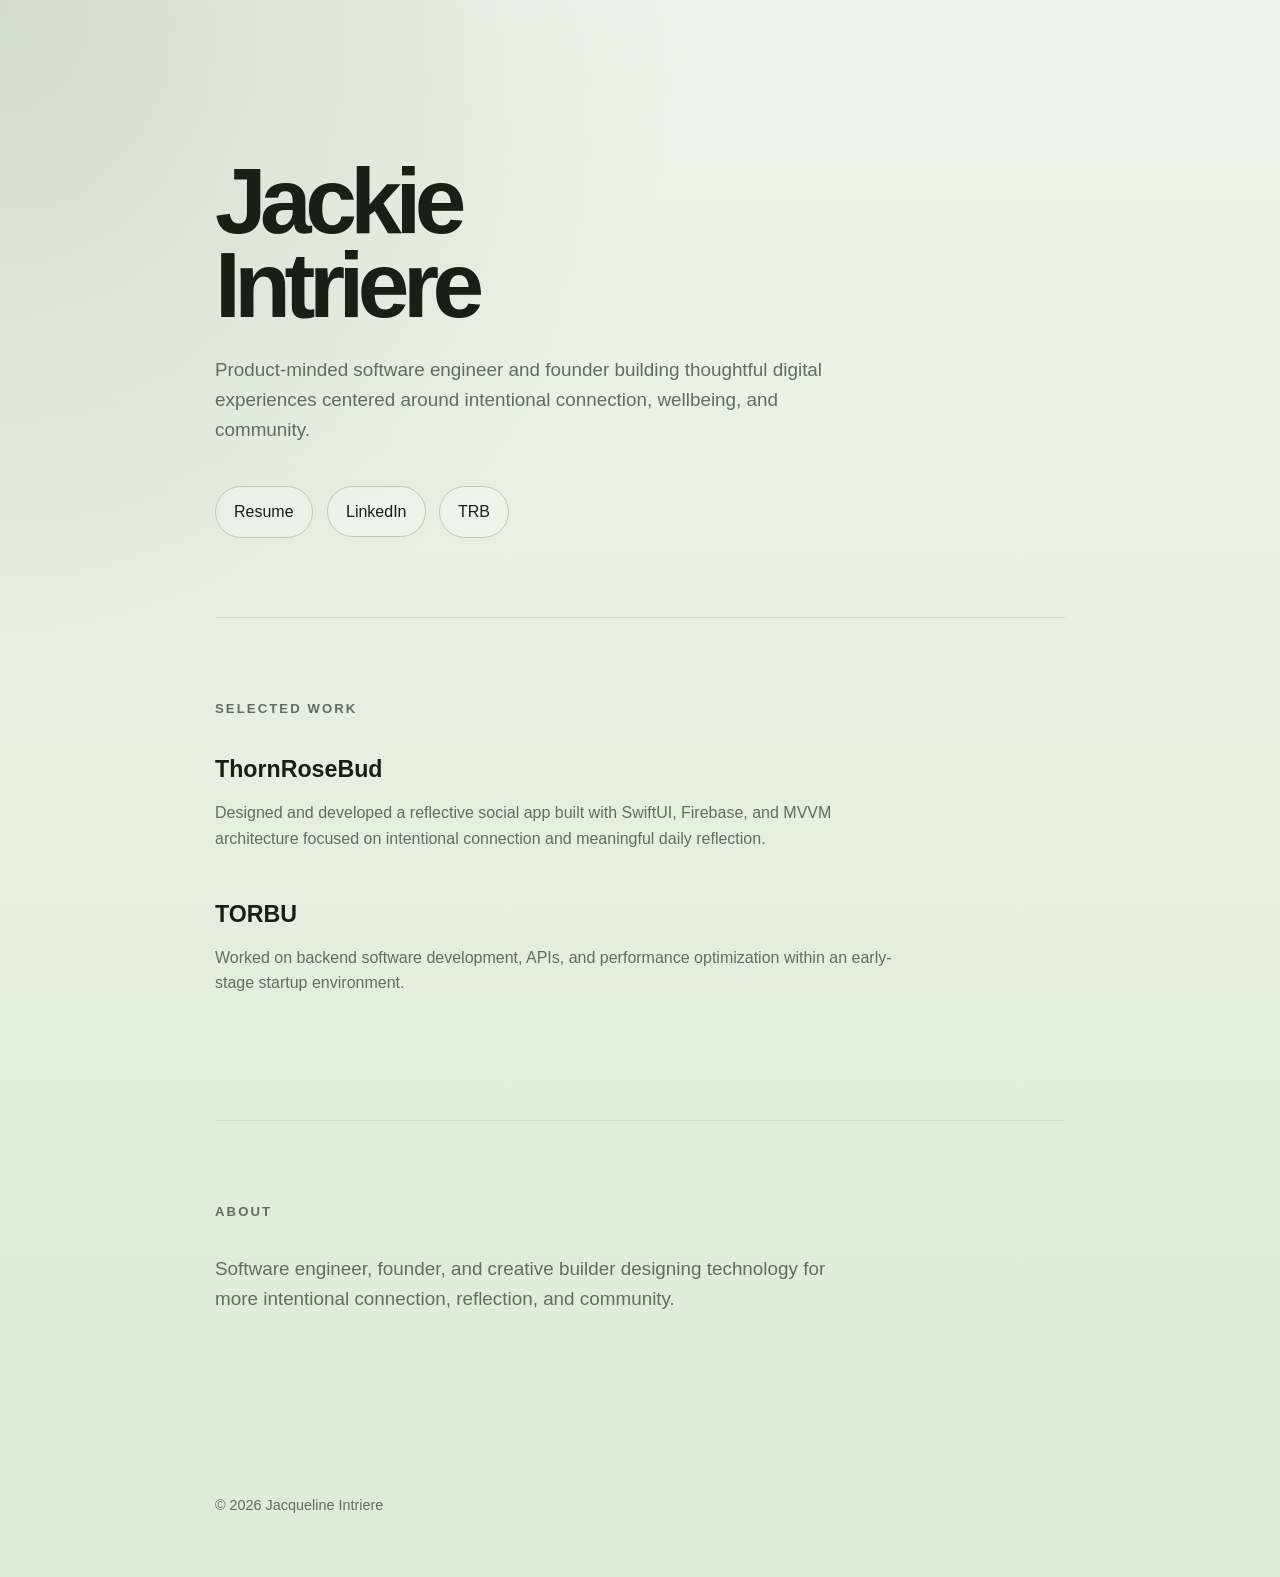
<file: index.html>
<!DOCTYPE html>
<html lang="en">
<head>
  <meta charset="UTF-8" />
  <meta name="viewport" content="width=device-width, initial-scale=1.0" />

  <title>Jackie Intriere</title>
<link rel="icon" type="image/png" href="./favicon.png">
<link rel="shortcut icon" type="image/png" href="./favicon.png">
<link rel="apple-touch-icon" href="./favicon.png">

  <link rel="stylesheet" href="css/styles.css" />
</head>

<body>

  <div class="container">

    <div class="hero">
      <h1>
        Jackie<br />
        Intriere
      </h1>

      <p class="subtitle">
        Product-minded software engineer and founder building thoughtful
        digital experiences centered around intentional connection,
        wellbeing, and community.
      </p>

      <div class="buttons">
        <a class="button" href="resume.html">Resume</a>
        <a class="button" href="https://www.linkedin.com/in/jackie-intriere">LinkedIn</a>
        <a class="button" href="https://thornrosebud.app">TRB</a>
      </div>
    </div>

    <section>
      <h2>Selected Work</h2>

      <div class="project">
        <h3>ThornRoseBud</h3>

        <p>
          Designed and developed a reflective social app built with SwiftUI,
          Firebase, and MVVM architecture focused on intentional connection
          and meaningful daily reflection.
        </p>
      </div>

      <div class="project">
        <h3>TORBU</h3>

        <p>
          Worked on backend software development, APIs, and performance
          optimization within an early-stage startup environment.
        </p>
      </div>
    </section>

    <section>
      <h2>About</h2>

<p class="subtitle">
  Software engineer, founder, and creative builder designing technology for
  more intentional connection, reflection, and community.
</p>
    </section>

    <footer>
      © 2026 Jacqueline Intriere
    </footer>

  </div>

</body>
</html>
</file>
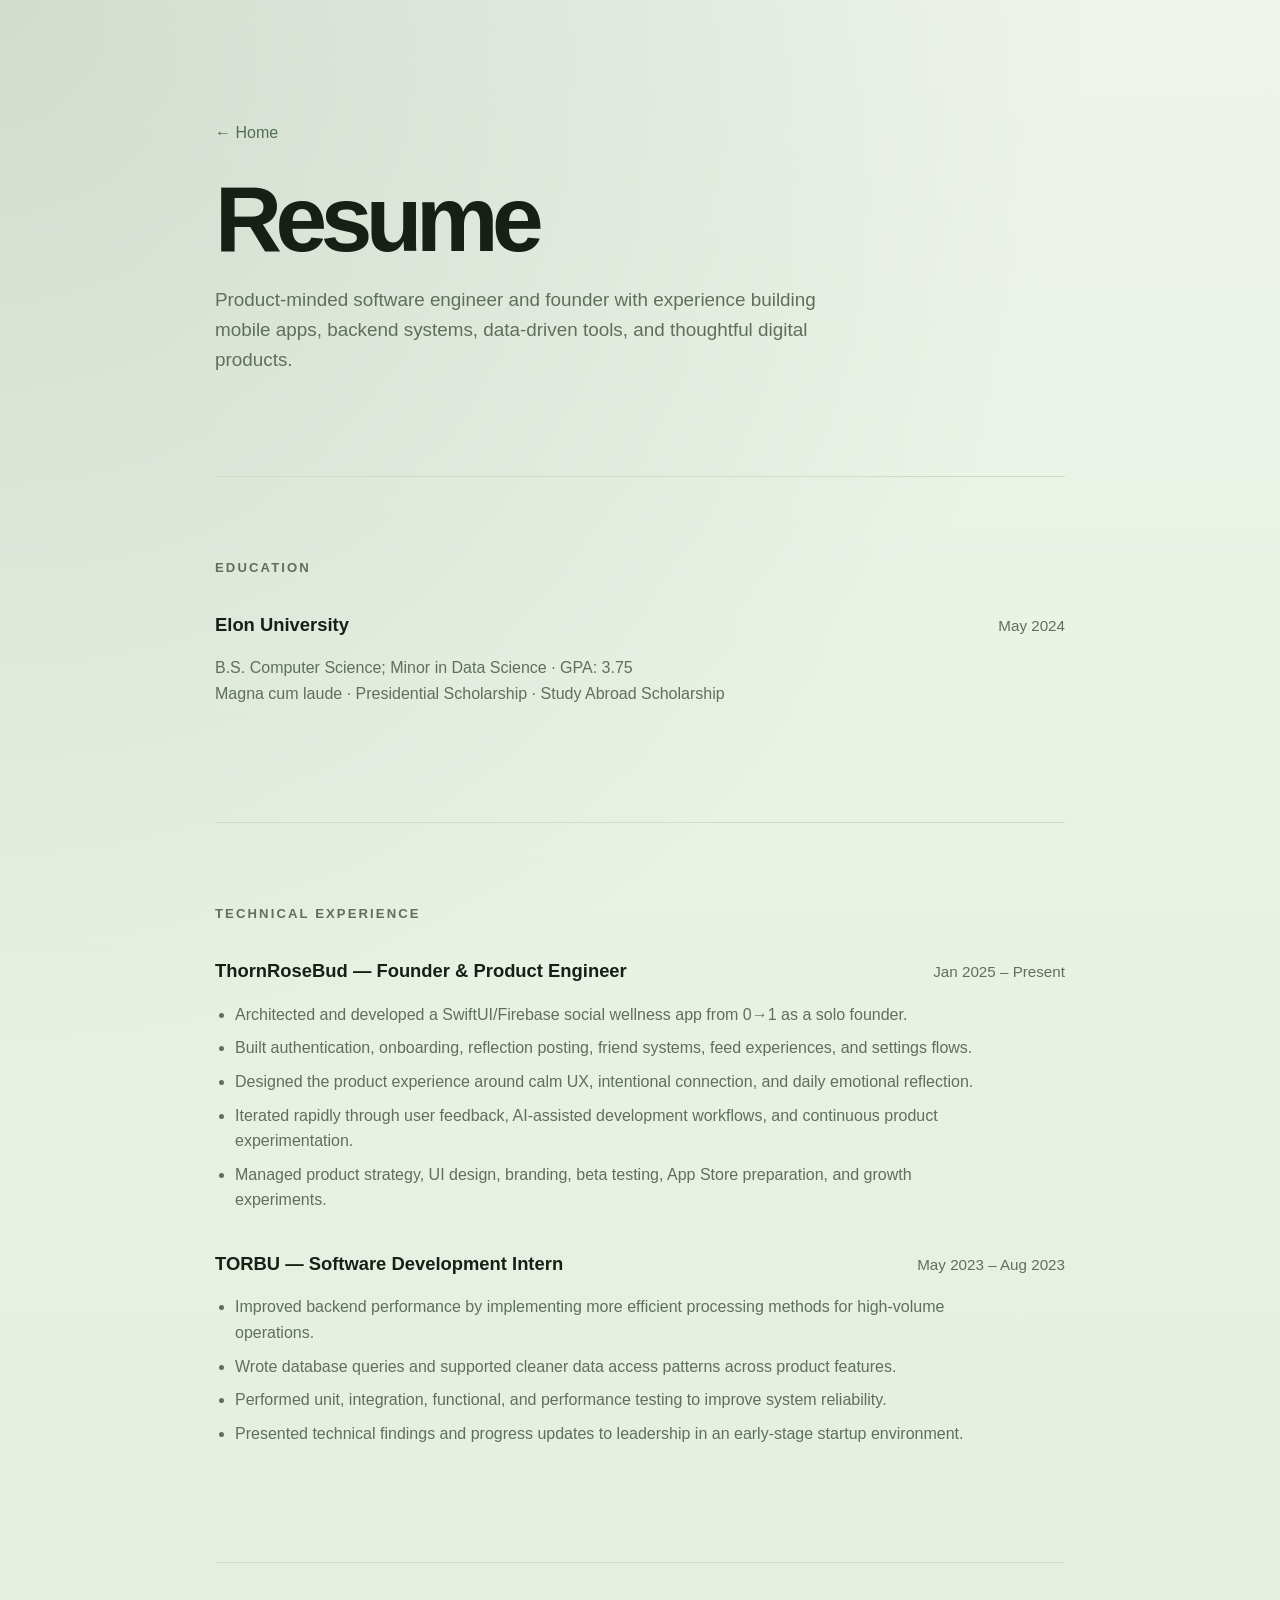
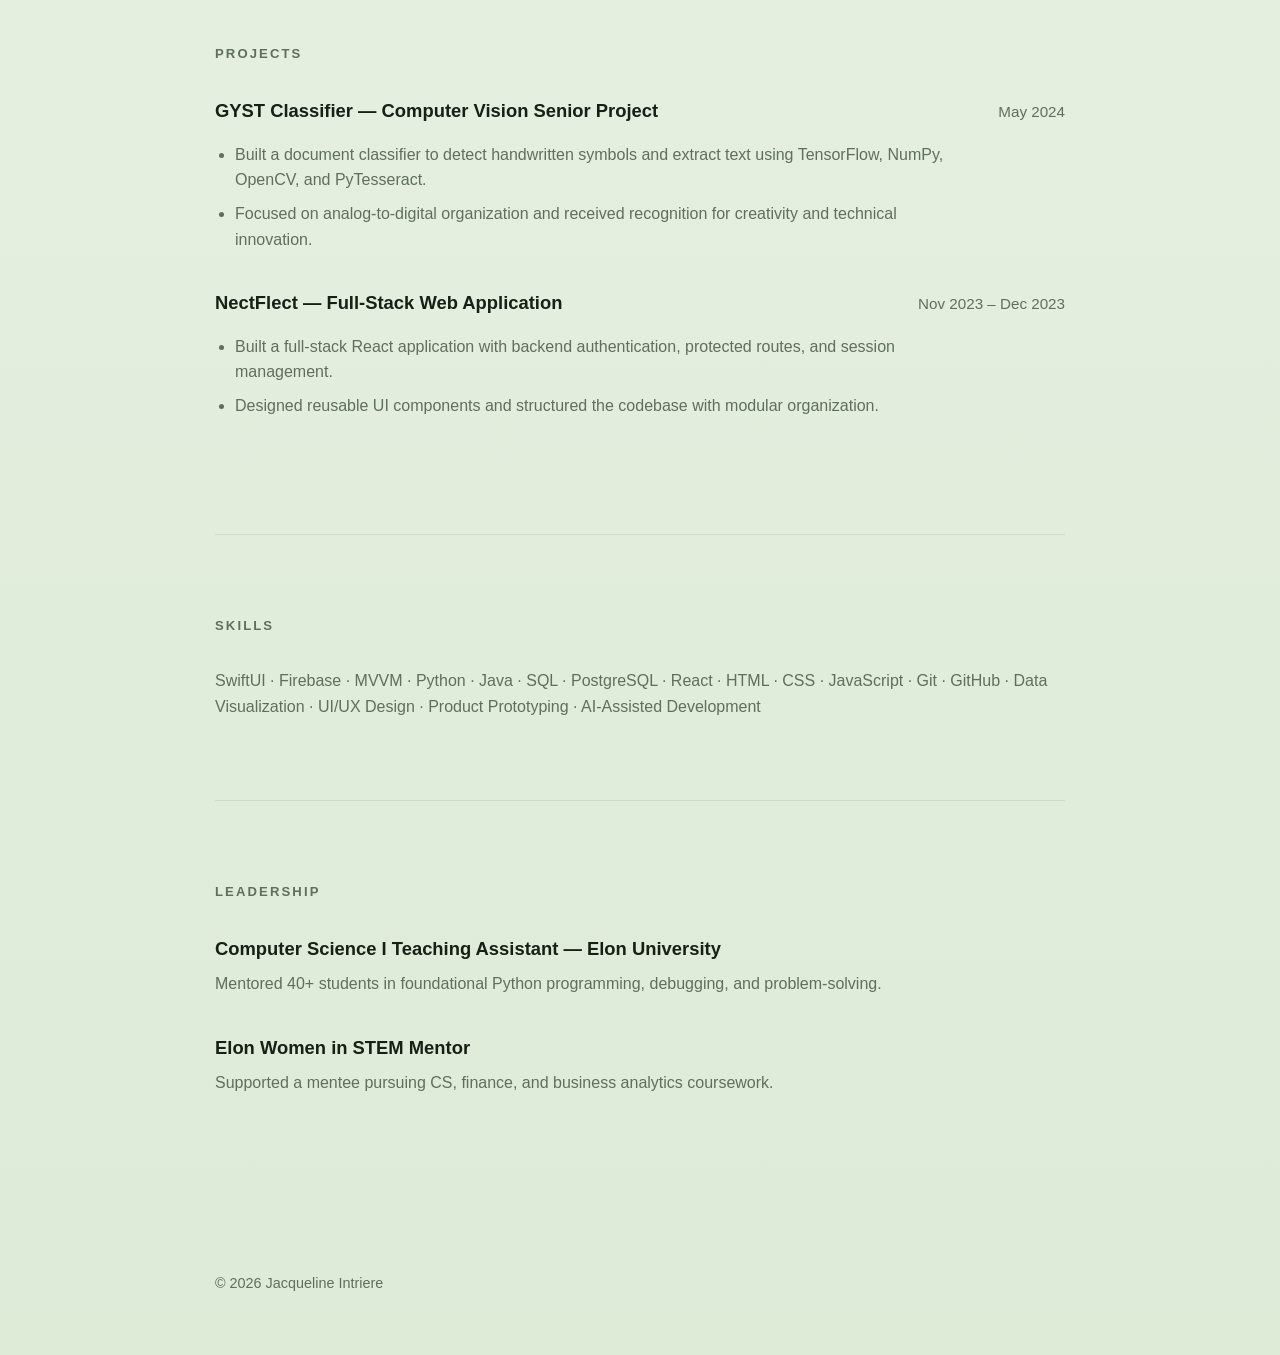
<file: resume.html>
<!DOCTYPE html>
<html lang="en">
<head>
  <meta charset="UTF-8" />
  <meta name="viewport" content="width=device-width, initial-scale=1.0" />

  <title>Resume | Jackie Intriere</title>
  <link rel="stylesheet" href="css/styles.css" />
</head>

<body>
  <div class="container resume-page">

    <header class="resume-header">
      <a class="back-link" href="index.html">← Home</a>

      <h1>Resume</h1>

      <p class="subtitle">
        Product-minded software engineer and founder with experience building
        mobile apps, backend systems, data-driven tools, and thoughtful digital products.
      </p>
    </header>


    <section>
      <h2>Education</h2>

      <div class="resume-item">
        <div class="resume-topline">
          <h3>Elon University</h3>
          <span>May 2024</span>
        </div>
        <p>B.S. Computer Science; Minor in Data Science · GPA: 3.75</p>
        <p>Magna cum laude · Presidential Scholarship · Study Abroad Scholarship</p>
      </div>
    </section>

    <section>
      <h2>Technical Experience</h2>

      <div class="resume-item">
        <div class="resume-topline">
          <h3>ThornRoseBud — Founder & Product Engineer</h3>
          <span>Jan 2025 – Present</span>
        </div>
        <ul>
          <li>Architected and developed a SwiftUI/Firebase social wellness app from 0→1 as a solo founder.</li>
          <li>Built authentication, onboarding, reflection posting, friend systems, feed experiences, and settings flows.</li>
          <li>Designed the product experience around calm UX, intentional connection, and daily emotional reflection.</li>
          <li>Iterated rapidly through user feedback, AI-assisted development workflows, and continuous product experimentation.</li>
          <li>Managed product strategy, UI design, branding, beta testing, App Store preparation, and growth experiments.</li>
        </ul>
      </div>

      <div class="resume-item">
        <div class="resume-topline">
          <h3>TORBU — Software Development Intern</h3>
          <span>May 2023 – Aug 2023</span>
        </div>
        <ul>
          <li>Improved backend performance by implementing more efficient processing methods for high-volume operations.</li>
          <li>Wrote database queries and supported cleaner data access patterns across product features.</li>
          <li>Performed unit, integration, functional, and performance testing to improve system reliability.</li>
          <li>Presented technical findings and progress updates to leadership in an early-stage startup environment.</li>
        </ul>
      </div>
    </section>

    <section>
      <h2>Projects</h2>

      <div class="resume-item">
        <div class="resume-topline">
          <h3>GYST Classifier — Computer Vision Senior Project</h3>
          <span>May 2024</span>
        </div>
        <ul>
          <li>Built a document classifier to detect handwritten symbols and extract text using TensorFlow, NumPy, OpenCV, and PyTesseract.</li>
          <li>Focused on analog-to-digital organization and received recognition for creativity and technical innovation.</li>
        </ul>
      </div>

      <div class="resume-item">
        <div class="resume-topline">
          <h3>NectFlect — Full-Stack Web Application</h3>
          <span>Nov 2023 – Dec 2023</span>
        </div>
        <ul>
          <li>Built a full-stack React application with backend authentication, protected routes, and session management.</li>
          <li>Designed reusable UI components and structured the codebase with modular organization.</li>
        </ul>
      </div>
    </section>

    <section>
      <h2>Skills</h2>
      <p class="resume-line">
        SwiftUI · Firebase · MVVM · Python · Java · SQL · PostgreSQL · React · HTML · CSS · JavaScript · Git · GitHub · Data Visualization · UI/UX Design · Product Prototyping · AI-Assisted Development
      </p>
    </section>

    <section>
      <h2>Leadership</h2>

      <div class="resume-item">
        <h3>Computer Science I Teaching Assistant — Elon University</h3>
        <p>Mentored 40+ students in foundational Python programming, debugging, and problem-solving.</p>
      </div>

      <div class="resume-item">
        <h3>Elon Women in STEM Mentor</h3>
        <p>Supported a mentee pursuing CS, finance, and business analytics coursework.</p>
      </div>
    </section>

    <footer>
      © 2026 Jacqueline Intriere
    </footer>

  </div>
</body>
</html>
</file>
<file: css/styles.css>
* {
  margin: 0;
  padding: 0;
  box-sizing: border-box;
}

:root {
  --paper: #eef4ea;
  --paper-deep: #ddebd7;
  --ink: #162016;
  --muted: #5f6f5d;
  --green: #4f6f52;
  --soft-line: #cfdcc9;
  --button-line: #b9c8b2;
}

body {
  font-family: -apple-system, BlinkMacSystemFont, "Inter", "Segoe UI", sans-serif;
  background:
    radial-gradient(circle at top left, rgba(79, 111, 82, 0.18), transparent 34%),
    linear-gradient(180deg, var(--paper) 0%, var(--paper-deep) 100%);
  color: var(--ink);
  padding: 40px 24px;
  line-height: 1.6;
  min-height: 100vh;
}

.container {
  max-width: 850px;
  margin: 0 auto;
}

.hero {
  padding: 120px 0 80px;
}

h1 {
  font-size: clamp(3.4rem, 8vw, 5.8rem);
  line-height: 0.9;
  letter-spacing: -0.07em;
  margin-bottom: 28px;
}

.subtitle {
  font-size: 1.18rem;
  color: var(--muted);
  max-width: 650px;
  margin-bottom: 40px;
}

.buttons {
  display: flex;
  flex-wrap: wrap;
  gap: 14px;
}

.button {
  border: 1px solid var(--button-line);
  border-radius: 999px;
  padding: 12px 18px;
  text-decoration: none;
  color: var(--ink);
  background: rgba(255, 255, 255, 0.26);
  backdrop-filter: blur(8px);
  transition: 0.2s ease;
}

.button:hover {
  background: var(--green);
  color: white;
  border-color: var(--green);
  transform: translateY(-1px);
}

section {
  padding: 80px 0;
  border-top: 1px solid var(--soft-line);
}

h2 {
  font-size: 0.82rem;
  letter-spacing: 0.16em;
  text-transform: uppercase;
  color: var(--muted);
  margin-bottom: 32px;
}

.project {
  margin-bottom: 44px;
}

.project h3 {
  margin-bottom: 12px;
  font-size: 1.45rem;
}

.project p {
  color: var(--muted);
  max-width: 700px;
}

footer {
  padding: 60px 0 20px;
  color: var(--muted);
  font-size: 0.9rem;
}

.resume-page h1 {
  margin-bottom: 24px;
}

.resume-header {
  padding: 80px 0 60px;
}

.back-link {
  display: inline-block;
  margin-bottom: 32px;
  color: var(--green);
  text-decoration: none;
}

.back-link:hover {
  text-decoration: underline;
}

.resume-item {
  margin-bottom: 36px;
}

.resume-topline {
  display: flex;
  justify-content: space-between;
  gap: 24px;
  align-items: baseline;
  margin-bottom: 8px;
}

.resume-topline span {
  color: var(--muted);
  font-size: 0.95rem;
  white-space: nowrap;
}

.resume-item h3 {
  font-size: 1.15rem;
  margin-bottom: 8px;
}

.resume-item p,
.resume-line,
.resume-item li {
  color: var(--muted);
}

.resume-item ul {
  padding-left: 20px;
  max-width: 760px;
}

.resume-item li {
  margin-bottom: 8px;
}

.resume-page a {
  color: var(--green);
}

@media (max-width: 700px) {
  .resume-topline {
    flex-direction: column;
    gap: 2px;
  }
}
</file>
